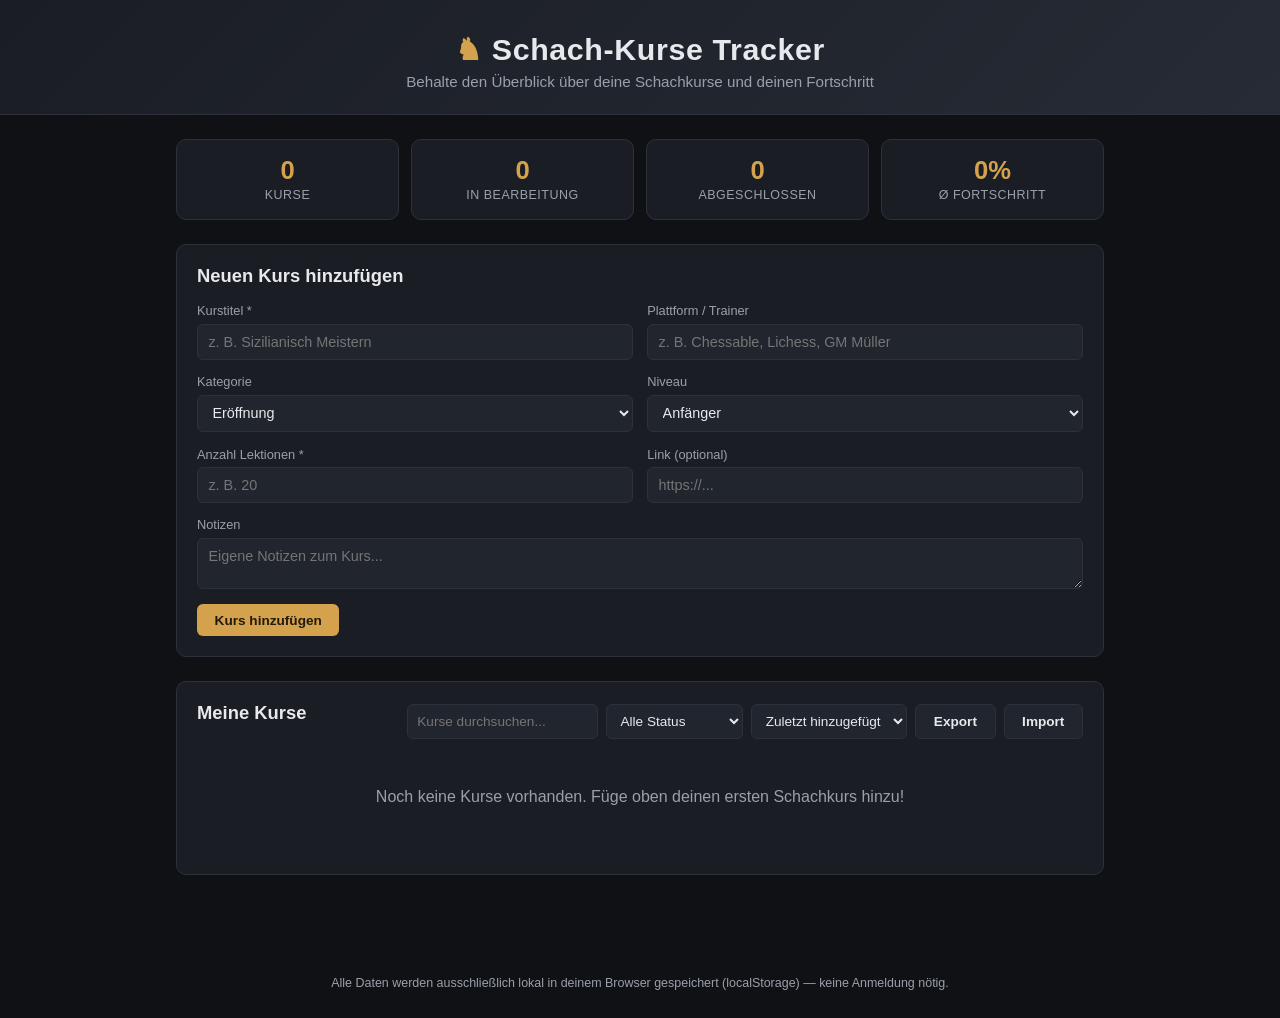
<file: chess-courses-tracker/index.html>
<!DOCTYPE html>
<html lang="de">
<head>
<meta charset="UTF-8" />
<meta name="viewport" content="width=device-width, initial-scale=1.0" />
<title>Schach-Kurse Tracker</title>
<link rel="stylesheet" href="styles.css" />
<link rel="icon" href="data:image/svg+xml,%3Csvg xmlns='http://www.w3.org/2000/svg' viewBox='0 0 100 100'%3E%3Ctext y='.9em' font-size='90'%3E%E2%99%9E%3C/text%3E%3C/svg%3E" />
</head>
<body>
  <header class="app-header">
    <div class="header-inner">
      <h1><span class="piece">♞</span> Schach-Kurse Tracker</h1>
      <p class="subtitle">Behalte den Überblick über deine Schachkurse und deinen Fortschritt</p>
    </div>
  </header>

  <main class="container">
    <section class="stats" id="stats">
      <div class="stat-card">
        <span class="stat-value" id="statTotal">0</span>
        <span class="stat-label">Kurse</span>
      </div>
      <div class="stat-card">
        <span class="stat-value" id="statInProgress">0</span>
        <span class="stat-label">In Bearbeitung</span>
      </div>
      <div class="stat-card">
        <span class="stat-value" id="statCompleted">0</span>
        <span class="stat-label">Abgeschlossen</span>
      </div>
      <div class="stat-card">
        <span class="stat-value" id="statAvgProgress">0%</span>
        <span class="stat-label">Ø Fortschritt</span>
      </div>
    </section>

    <section class="panel">
      <div class="panel-header">
        <h2>Neuen Kurs hinzufügen</h2>
      </div>
      <form id="courseForm" class="course-form">
        <div class="field">
          <label for="title">Kurstitel *</label>
          <input type="text" id="title" required placeholder="z. B. Sizilianisch Meistern" />
        </div>
        <div class="field">
          <label for="platform">Plattform / Trainer</label>
          <input type="text" id="platform" placeholder="z. B. Chessable, Lichess, GM Müller" />
        </div>
        <div class="field">
          <label for="category">Kategorie</label>
          <select id="category">
            <option value="Eröffnung">Eröffnung</option>
            <option value="Mittelspiel">Mittelspiel</option>
            <option value="Endspiel">Endspiel</option>
            <option value="Taktik">Taktik</option>
            <option value="Strategie">Strategie</option>
            <option value="Sonstiges">Sonstiges</option>
          </select>
        </div>
        <div class="field">
          <label for="level">Niveau</label>
          <select id="level">
            <option value="Anfänger">Anfänger</option>
            <option value="Fortgeschritten">Fortgeschritten</option>
            <option value="Experte">Experte</option>
          </select>
        </div>
        <div class="field">
          <label for="totalLessons">Anzahl Lektionen *</label>
          <input type="number" id="totalLessons" min="1" required placeholder="z. B. 20" />
        </div>
        <div class="field">
          <label for="link">Link (optional)</label>
          <input type="url" id="link" placeholder="https://..." />
        </div>
        <div class="field field-wide">
          <label for="notes">Notizen</label>
          <textarea id="notes" rows="2" placeholder="Eigene Notizen zum Kurs..."></textarea>
        </div>
        <button type="submit" class="btn-primary">Kurs hinzufügen</button>
      </form>
    </section>

    <section class="panel">
      <div class="panel-header toolbar">
        <h2>Meine Kurse</h2>
        <div class="toolbar-actions">
          <input type="search" id="search" placeholder="Kurse durchsuchen..." />
          <select id="filterStatus">
            <option value="all">Alle Status</option>
            <option value="not-started">Nicht begonnen</option>
            <option value="in-progress">In Bearbeitung</option>
            <option value="completed">Abgeschlossen</option>
          </select>
          <select id="sortBy">
            <option value="recent">Zuletzt hinzugefügt</option>
            <option value="progress">Fortschritt</option>
            <option value="title">Titel (A-Z)</option>
          </select>
          <button id="exportBtn" class="btn-secondary" title="Daten als JSON exportieren">Export</button>
          <label class="btn-secondary file-label" title="Daten aus JSON importieren">
            Import
            <input type="file" id="importInput" accept="application/json" hidden />
          </label>
        </div>
      </div>
      <div id="courseList" class="course-list"></div>
      <p id="emptyState" class="empty-state">Noch keine Kurse vorhanden. Füge oben deinen ersten Schachkurs hinzu!</p>
    </section>
  </main>

  <footer class="app-footer">
    <p>Alle Daten werden ausschließlich lokal in deinem Browser gespeichert (localStorage) — keine Anmeldung nötig.</p>
  </footer>

  <template id="courseCardTemplate">
    <article class="course-card" data-id="">
      <div class="card-top">
        <div>
          <h3 class="card-title"></h3>
          <div class="card-meta">
            <span class="badge category"></span>
            <span class="badge level"></span>
            <span class="platform"></span>
          </div>
        </div>
        <div class="card-actions">
          <button class="icon-btn edit-btn" title="Bearbeiten">✎</button>
          <button class="icon-btn delete-btn" title="Löschen">✕</button>
        </div>
      </div>

      <p class="card-notes"></p>
      <a class="card-link" target="_blank" rel="noopener noreferrer">Kurs öffnen ↗</a>

      <div class="progress-section">
        <div class="progress-row">
          <label>Lektionen: <span class="lessons-done">0</span> / <span class="lessons-total">0</span></label>
          <span class="progress-percent">0%</span>
        </div>
        <div class="progress-bar">
          <div class="progress-fill"></div>
        </div>
        <div class="progress-controls">
          <button class="icon-btn decrement">−</button>
          <input type="range" class="progress-slider" min="0" max="0" value="0" />
          <button class="icon-btn increment">+</button>
        </div>
      </div>

      <span class="status-badge"></span>
    </article>
  </template>

  <script src="app.js"></script>
</body>
</html>
</file>
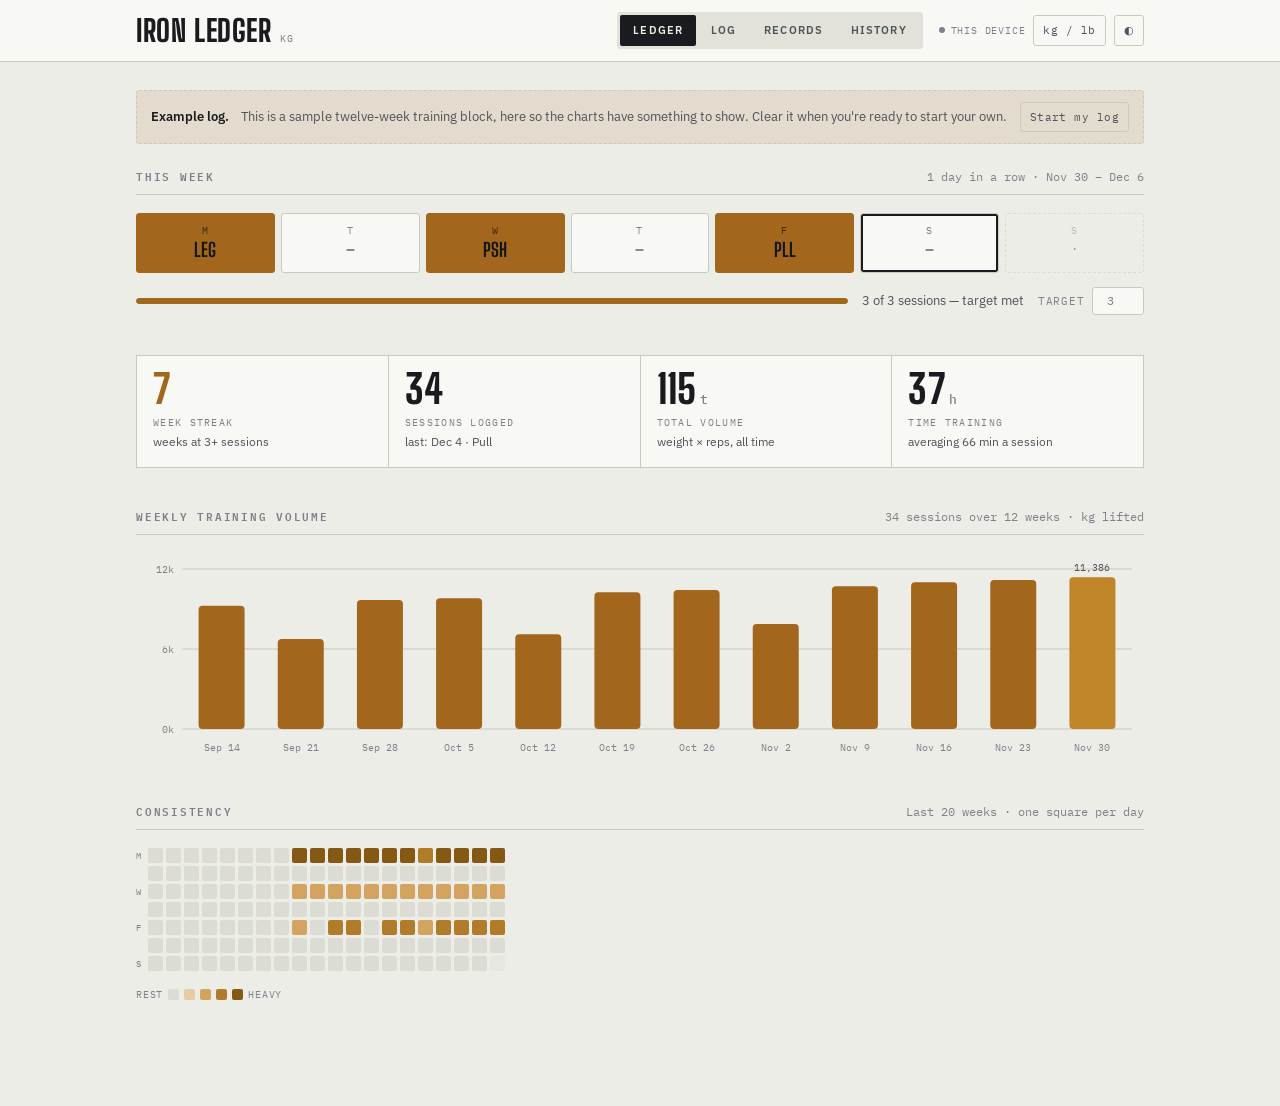
<file: fitness-tracker/index.html>
<!doctype html>
<html lang="en">
<head>
<meta charset="utf-8">
<meta name="viewport" content="width=device-width, initial-scale=1, viewport-fit=cover">
<style>:root{padding-top:env(safe-area-inset-top,0);padding-bottom:env(safe-area-inset-bottom,0);color-scheme:light dark}body{margin:0}img{max-width:100%}[hidden]{display:none!important}</style>
<title>Iron Ledger</title>
<link rel="preconnect" href="https://fonts.googleapis.com">
<link rel="preconnect" href="https://fonts.gstatic.com" crossorigin>
<link rel="stylesheet" href="https://fonts.googleapis.com/css2?family=Big+Shoulders+Display:wght@500;700;800&family=IBM+Plex+Mono:wght@400;500;600&family=IBM+Plex+Sans:wght@400;500;600&display=swap">

<style>
:root {
  --ground: #edede8;
  --surface: #f8f8f5;
  --surface-2: #e2e2da;
  --rule: #c9c9c0;
  --rule-soft: #dcdcd4;
  --ink: #191b1e;
  --ink-2: #4e525a;
  --ink-3: #7c818b;
  --accent: #a2661c;
  --accent-bright: #c08429;
  --accent-soft: rgba(162, 102, 28, 0.13);
  --good: #3a6f4a;
  --good-soft: rgba(58, 111, 74, 0.13);
  --warn: #a2461e;
  --hm-0: #dcdcd4;
  --hm-1: #e6cda4;
  --hm-2: #d2a460;
  --hm-3: #b07c2a;
  --hm-4: #855813;
  --shadow: 0 1px 2px rgba(25, 27, 30, 0.07);
  --display: "Big Shoulders Display", "Haettenschweiler", "Arial Narrow", sans-serif;
  --body: "IBM Plex Sans", -apple-system, BlinkMacSystemFont, "Segoe UI", sans-serif;
  --mono: "IBM Plex Mono", ui-monospace, "SF Mono", Menlo, monospace;
}

@media (prefers-color-scheme: dark) {
  :root:not([data-theme="light"]) {
    --ground: #131519;
    --surface: #1a1d23;
    --surface-2: #23272f;
    --rule: #333843;
    --rule-soft: #262a32;
    --ink: #edeeea;
    --ink-2: #a9afba;
    --ink-3: #767d89;
    --accent: #d9a050;
    --accent-bright: #eab567;
    --accent-soft: rgba(217, 160, 80, 0.15);
    --good: #77c48d;
    --good-soft: rgba(119, 196, 141, 0.14);
    --warn: #e0834f;
    --hm-0: #23262d;
    --hm-1: #4a3a20;
    --hm-2: #7a5b25;
    --hm-3: #b3833a;
    --hm-4: #e0a85a;
    --shadow: 0 1px 2px rgba(0, 0, 0, 0.4);
  }
}

:root[data-theme="dark"] {
  --ground: #131519;
  --surface: #1a1d23;
  --surface-2: #23272f;
  --rule: #333843;
  --rule-soft: #262a32;
  --ink: #edeeea;
  --ink-2: #a9afba;
  --ink-3: #767d89;
  --accent: #d9a050;
  --accent-bright: #eab567;
  --accent-soft: rgba(217, 160, 80, 0.15);
  --good: #77c48d;
  --good-soft: rgba(119, 196, 141, 0.14);
  --warn: #e0834f;
  --hm-0: #23262d;
  --hm-1: #4a3a20;
  --hm-2: #7a5b25;
  --hm-3: #b3833a;
  --hm-4: #e0a85a;
  --shadow: 0 1px 2px rgba(0, 0, 0, 0.4);
}

* { box-sizing: border-box; }

body {
  margin: 0;
  background: var(--ground);
  color: var(--ink);
  font-family: var(--body);
  font-size: 15px;
  line-height: 1.5;
  -webkit-font-smoothing: antialiased;
}

button, input, select, textarea { font: inherit; color: inherit; }

:focus-visible {
  outline: 2px solid var(--accent);
  outline-offset: 2px;
  border-radius: 2px;
}

@media (prefers-reduced-motion: reduce) {
  * { animation-duration: 0.01ms !important; transition-duration: 0.01ms !important; }
}

/* ---------- masthead ---------- */

.masthead {
  position: sticky;
  top: env(safe-area-inset-top, 0px);
  z-index: 20;
  background: var(--surface);
  border-bottom: 1px solid var(--rule);
}

.masthead-inner {
  max-width: 1080px;
  margin: 0 auto;
  padding-inline: clamp(16px, 4vw, 36px);
  padding-block: 12px;
  display: flex;
  align-items: center;
  gap: 16px;
  flex-wrap: wrap;
}

.wordmark {
  display: flex;
  align-items: baseline;
  gap: 8px;
  margin-right: auto;
}

.wordmark strong {
  font-family: var(--display);
  font-weight: 800;
  font-size: 30px;
  letter-spacing: 0.02em;
  line-height: 1;
  text-transform: uppercase;
}

.wordmark span {
  font-family: var(--mono);
  font-size: 10px;
  letter-spacing: 0.18em;
  text-transform: uppercase;
  color: var(--ink-3);
}

.views {
  display: flex;
  gap: 2px;
  background: var(--surface-2);
  padding: 3px;
  border-radius: 3px;
}

.views button {
  border: 0;
  background: transparent;
  color: var(--ink-2);
  font-size: 11px;
  font-weight: 600;
  letter-spacing: 0.1em;
  text-transform: uppercase;
  padding: 7px 13px;
  border-radius: 2px;
  cursor: pointer;
}

.views button:hover { color: var(--ink); }

.views button[aria-selected="true"] {
  background: var(--ink);
  color: var(--ground);
}

.tools { display: flex; align-items: center; gap: 8px; }

.chip {
  border: 1px solid var(--rule);
  background: transparent;
  color: var(--ink-2);
  font-family: var(--mono);
  font-size: 11px;
  letter-spacing: 0.04em;
  padding: 6px 9px;
  border-radius: 3px;
  cursor: pointer;
}

.chip:hover { border-color: var(--accent); color: var(--ink); }

.sync {
  font-family: var(--mono);
  font-size: 10px;
  letter-spacing: 0.08em;
  text-transform: uppercase;
  color: var(--ink-3);
  display: flex;
  align-items: center;
  gap: 6px;
  white-space: nowrap;
}

.sync::before {
  content: "";
  width: 6px;
  height: 6px;
  border-radius: 50%;
  background: var(--ink-3);
}

.sync[data-state="synced"]::before { background: var(--good); }
.sync[data-state="saving"]::before { background: var(--accent); }

/* ---------- page ---------- */

main {
  max-width: 1080px;
  margin: 0 auto;
  padding-inline: clamp(16px, 4vw, 36px);
  padding-block: 28px 64px;
}

.view[hidden] { display: none !important; }

.banner {
  display: flex;
  align-items: center;
  gap: 12px;
  flex-wrap: wrap;
  border: 1px dashed var(--rule);
  background: var(--accent-soft);
  padding: 11px 14px;
  border-radius: 3px;
  margin-bottom: 24px;
  font-size: 13px;
  color: var(--ink-2);
}

.banner strong { color: var(--ink); font-weight: 600; }
.banner button { margin-left: auto; }

h2.section {
  font-family: var(--mono);
  font-size: 11px;
  font-weight: 600;
  letter-spacing: 0.16em;
  text-transform: uppercase;
  color: var(--ink-3);
  margin: 0;
}

.section-head {
  display: flex;
  align-items: baseline;
  justify-content: space-between;
  gap: 12px;
  flex-wrap: wrap;
  border-bottom: 1px solid var(--rule);
  padding-bottom: 8px;
  margin-bottom: 18px;
}

.section-note { font-size: 12px; color: var(--ink-3); font-family: var(--mono); }

.block { margin-bottom: 40px; }

/* ---------- week ledger ---------- */

.week {
  display: grid;
  grid-template-columns: repeat(7, minmax(0, 1fr));
  gap: 6px;
  margin-bottom: 14px;
}

.day {
  border: 1px solid var(--rule);
  border-radius: 3px;
  padding: 9px 4px 11px;
  text-align: center;
  background: var(--surface);
}

.day[data-state="done"] {
  background: var(--accent);
  border-color: var(--accent);
}

.day[data-state="future"] { opacity: 0.45; border-style: dashed; background: transparent; }
.day[data-today="yes"] { box-shadow: 0 0 0 2px var(--ink) inset; }
.day[data-today="yes"][data-state="done"] { box-shadow: 0 0 0 2px var(--ground) inset; }

.day-letter {
  font-family: var(--mono);
  font-size: 10px;
  letter-spacing: 0.1em;
  color: var(--ink-3);
}

.day[data-state="done"] .day-letter { color: rgba(255, 255, 255, 0.78); }
:root[data-theme="dark"] .day[data-state="done"] .day-letter,
:root:not([data-theme="light"]) .day[data-state="done"] .day-letter { color: rgba(0, 0, 0, 0.6); }

.day-mark {
  font-family: var(--display);
  font-weight: 700;
  font-size: 19px;
  line-height: 1.1;
  margin-top: 2px;
}

.day[data-state="done"] .day-mark { color: #fff; }
:root[data-theme="dark"] .day[data-state="done"] .day-mark,
:root:not([data-theme="light"]) .day[data-state="done"] .day-mark { color: #131519; }

.day[data-state="rest"] .day-mark { color: var(--ink-3); }

.goal-line {
  display: flex;
  align-items: center;
  gap: 14px;
  flex-wrap: wrap;
  font-size: 13px;
  color: var(--ink-2);
}

.goal-track {
  flex: 1 1 200px;
  height: 6px;
  background: var(--surface-2);
  border-radius: 999px;
  overflow: hidden;
}

.goal-fill {
  height: 100%;
  background: var(--accent);
  border-radius: 999px;
  transition: width 0.35s ease;
}

.goal-line label {
  font-family: var(--mono);
  font-size: 11px;
  letter-spacing: 0.08em;
  text-transform: uppercase;
  color: var(--ink-3);
  display: flex;
  align-items: center;
  gap: 7px;
}

.goal-line input[type="number"] {
  width: 52px;
  background: var(--surface);
  border: 1px solid var(--rule);
  border-radius: 3px;
  padding: 4px 6px;
  font-family: var(--mono);
  font-size: 12px;
  text-align: center;
}

/* ---------- stat row ---------- */

.stats {
  display: grid;
  grid-template-columns: repeat(auto-fit, minmax(150px, 1fr));
  border-top: 1px solid var(--rule);
  border-left: 1px solid var(--rule);
}

.stat {
  border-right: 1px solid var(--rule);
  border-bottom: 1px solid var(--rule);
  padding: 14px 16px 16px;
  background: var(--surface);
}

.stat-value {
  font-family: var(--display);
  font-weight: 800;
  font-size: 40px;
  line-height: 0.95;
  letter-spacing: 0.01em;
  font-variant-numeric: tabular-nums;
}

.stat-value small {
  font-family: var(--mono);
  font-size: 13px;
  font-weight: 500;
  letter-spacing: 0.02em;
  color: var(--ink-3);
  margin-left: 3px;
}

.stat-label {
  font-family: var(--mono);
  font-size: 10px;
  letter-spacing: 0.13em;
  text-transform: uppercase;
  color: var(--ink-3);
  margin-top: 7px;
}

.stat-sub { font-size: 12px; color: var(--ink-2); margin-top: 3px; }
.stat.lead .stat-value { color: var(--accent); }

/* ---------- charts ---------- */

.chart-wrap { position: relative; }
.chart-wrap svg { display: block; width: 100%; height: auto; }

.tip {
  position: absolute;
  pointer-events: none;
  background: var(--ink);
  color: var(--ground);
  font-family: var(--mono);
  font-size: 11px;
  line-height: 1.45;
  padding: 7px 9px;
  border-radius: 3px;
  white-space: nowrap;
  transform: translate(-50%, -100%);
  opacity: 0;
  transition: opacity 0.12s ease;
  z-index: 5;
}

.tip[data-show="yes"] { opacity: 1; }
.tip b { color: var(--accent-bright); font-weight: 600; }

.heatmap {
  display: grid;
  grid-auto-flow: column;
  grid-template-rows: repeat(7, 15px);
  grid-template-columns: auto;
  grid-auto-columns: 15px;
  justify-content: start;
  gap: 3px;
  overflow-x: auto;
  padding-bottom: 6px;
}

.hm-cell {
  width: 15px;
  height: 15px;
  border-radius: 2px;
  background: var(--hm-0);
  border: 0;
  padding: 0;
  cursor: default;
}

.hm-day {
  font-family: var(--mono);
  font-size: 9px;
  line-height: 15px;
  color: var(--ink-3);
  text-align: right;
  padding-right: 4px;
}

.hm-cell[data-future="yes"] { opacity: 0.35; }

.hm-legend {
  display: flex;
  align-items: center;
  gap: 5px;
  margin-top: 10px;
  font-family: var(--mono);
  font-size: 10px;
  letter-spacing: 0.08em;
  text-transform: uppercase;
  color: var(--ink-3);
}

.hm-legend i { width: 11px; height: 11px; border-radius: 2px; display: inline-block; }

/* ---------- forms ---------- */

.form-grid {
  display: grid;
  grid-template-columns: repeat(auto-fit, minmax(160px, 1fr));
  gap: 14px;
  margin-bottom: 22px;
}

.field { display: flex; flex-direction: column; gap: 6px; }

.field > span {
  font-family: var(--mono);
  font-size: 10px;
  letter-spacing: 0.13em;
  text-transform: uppercase;
  color: var(--ink-3);
}

input[type="text"], input[type="date"], input[type="number"], select, textarea {
  background: var(--surface);
  border: 1px solid var(--rule);
  border-radius: 3px;
  padding: 9px 10px;
  width: 100%;
  font-size: 14px;
}

input[type="number"] { font-family: var(--mono); font-variant-numeric: tabular-nums; }
textarea { resize: vertical; font-size: 14px; line-height: 1.55; }

input:hover, select:hover, textarea:hover { border-color: var(--ink-3); }

.exercise {
  border: 1px solid var(--rule);
  border-radius: 3px;
  background: var(--surface);
  padding: 14px;
  margin-bottom: 12px;
}

.exercise-head { display: flex; gap: 10px; align-items: center; margin-bottom: 12px; }
.exercise-head input { flex: 1; font-weight: 600; }

.sets { display: flex; flex-direction: column; gap: 7px; }

.set-row {
  display: grid;
  grid-template-columns: 26px 1fr 14px 1fr auto auto;
  align-items: center;
  gap: 8px;
}

.set-n {
  font-family: var(--mono);
  font-size: 11px;
  color: var(--ink-3);
  text-align: right;
}

.set-x { font-family: var(--mono); font-size: 12px; color: var(--ink-3); text-align: center; }

.set-e1rm {
  font-family: var(--mono);
  font-size: 11px;
  color: var(--ink-3);
  white-space: nowrap;
  min-width: 62px;
  text-align: right;
  font-variant-numeric: tabular-nums;
}

.mini {
  border: 1px solid var(--rule);
  background: transparent;
  color: var(--ink-2);
  width: 28px;
  height: 28px;
  border-radius: 3px;
  cursor: pointer;
  font-size: 15px;
  line-height: 1;
  display: grid;
  place-items: center;
  flex-shrink: 0;
}

.mini:hover { border-color: var(--warn); color: var(--warn); }
.mini.add { width: auto; padding: 0 11px; font-size: 11px; font-family: var(--mono); letter-spacing: 0.08em; text-transform: uppercase; }
.mini.add:hover { border-color: var(--accent); color: var(--accent); }

.exercise-foot {
  display: flex;
  justify-content: space-between;
  align-items: center;
  gap: 10px;
  margin-top: 12px;
  padding-top: 10px;
  border-top: 1px solid var(--rule-soft);
  font-family: var(--mono);
  font-size: 11px;
  color: var(--ink-3);
}

.btn {
  border: 1px solid var(--ink);
  background: var(--ink);
  color: var(--ground);
  font-family: var(--mono);
  font-size: 12px;
  font-weight: 500;
  letter-spacing: 0.1em;
  text-transform: uppercase;
  padding: 11px 20px;
  border-radius: 3px;
  cursor: pointer;
}

.btn:hover { background: var(--accent); border-color: var(--accent); color: #fff; }
:root[data-theme="dark"] .btn:hover,
:root:not([data-theme="light"]) .btn:hover { color: #131519; }

.btn.ghost { background: transparent; border-color: var(--rule); color: var(--ink-2); }
.btn.ghost:hover { background: transparent; border-color: var(--accent); color: var(--accent); }

.form-actions { display: flex; gap: 10px; flex-wrap: wrap; align-items: center; margin-top: 20px; }
.form-total { margin-left: auto; font-family: var(--mono); font-size: 12px; color: var(--ink-3); }

/* ---------- tables & history ---------- */

.table-scroll { overflow-x: auto; }

table { width: 100%; border-collapse: collapse; font-size: 14px; }

th {
  text-align: left;
  font-family: var(--mono);
  font-size: 10px;
  font-weight: 600;
  letter-spacing: 0.12em;
  text-transform: uppercase;
  color: var(--ink-3);
  padding: 0 12px 8px 0;
  border-bottom: 1px solid var(--rule);
  white-space: nowrap;
}

td {
  padding: 11px 12px 11px 0;
  border-bottom: 1px solid var(--rule-soft);
  vertical-align: baseline;
}

td.num { font-family: var(--mono); font-variant-numeric: tabular-nums; white-space: nowrap; }
tbody tr:hover td { background: var(--surface); }
tbody tr[aria-selected="true"] td { background: var(--accent-soft); }
.lift-name { font-weight: 600; cursor: pointer; }

.entry {
  border-bottom: 1px solid var(--rule-soft);
  padding: 16px 0;
  display: grid;
  grid-template-columns: 76px 1fr auto;
  gap: 16px;
  align-items: start;
}

.entry-date {
  font-family: var(--mono);
  font-size: 11px;
  line-height: 1.35;
  color: var(--ink-3);
  text-transform: uppercase;
  letter-spacing: 0.06em;
}

.entry-date b {
  display: block;
  font-family: var(--display);
  font-weight: 700;
  font-size: 26px;
  letter-spacing: 0.01em;
  color: var(--ink);
  line-height: 1;
  margin-bottom: 2px;
}

.entry-title { display: flex; align-items: center; gap: 9px; flex-wrap: wrap; margin-bottom: 6px; }

.focus-tag {
  font-family: var(--mono);
  font-size: 10px;
  font-weight: 600;
  letter-spacing: 0.12em;
  text-transform: uppercase;
  color: var(--accent);
  border: 1px solid var(--accent);
  border-radius: 2px;
  padding: 2px 7px;
}

.entry-meta { font-family: var(--mono); font-size: 11px; color: var(--ink-3); }

.pr-tag {
  font-family: var(--mono);
  font-size: 10px;
  font-weight: 600;
  letter-spacing: 0.1em;
  text-transform: uppercase;
  color: var(--good);
  background: var(--good-soft);
  border-radius: 2px;
  padding: 2px 7px;
}

.entry-lifts { font-size: 13px; color: var(--ink-2); line-height: 1.75; }
.entry-lifts b { color: var(--ink); font-weight: 600; }
.entry-lifts .reps { font-family: var(--mono); font-size: 12px; }
.entry-notes { font-size: 13px; color: var(--ink-3); margin-top: 7px; font-style: italic; }
.entry-actions { display: flex; gap: 6px; }

.empty {
  text-align: center;
  padding: 44px 20px;
  color: var(--ink-3);
  border: 1px dashed var(--rule);
  border-radius: 3px;
}

.empty p { margin: 0 0 16px; font-size: 14px; }

.filters { display: flex; gap: 8px; flex-wrap: wrap; align-items: center; }
.filters select, .filters input { width: auto; min-width: 140px; }

.two-col { display: grid; grid-template-columns: minmax(0, 1fr) minmax(0, 1.08fr); gap: 34px; align-items: start; }
.two-col > * { min-width: 0; }

@media (max-width: 860px) {
  .two-col { grid-template-columns: 1fr; gap: 30px; }
}

@media (max-width: 760px) {
  .masthead-inner { gap: 10px 12px; }
  .views { order: 3; width: 100%; }
  .views button { flex: 1; padding: 8px 6px; }
  .entry { grid-template-columns: 58px 1fr; }
  .entry-actions { grid-column: 2; }
  .stat-value { font-size: 34px; }
  .set-row { grid-template-columns: 22px 1fr 12px 1fr auto; }
  .set-e1rm { grid-column: 2 / -1; text-align: left; }
  .filters { width: 100%; }
  .filters select, .filters input { flex: 1; min-width: 0; }
}

@media (max-width: 480px) {
  .sync { font-size: 0; gap: 0; }
  .wordmark strong { font-size: 25px; }
}
</style>

</head>
<body>
<header class="masthead">
  <div class="masthead-inner">
    <div class="wordmark">
      <strong>Iron Ledger</strong>
      <span id="unitTag">kg</span>
    </div>
    <nav class="views" id="views" role="tablist" aria-label="Sections">
      <button role="tab" aria-selected="true" data-view="ledger">Ledger</button>
      <button role="tab" aria-selected="false" data-view="log">Log</button>
      <button role="tab" aria-selected="false" data-view="records">Records</button>
      <button role="tab" aria-selected="false" data-view="history">History</button>
    </nav>
    <div class="tools">
      <span class="sync" id="sync" data-state="local">This device</span>
      <button class="chip" id="unitBtn" title="Switch weight unit">kg / lb</button>
      <button class="chip" id="themeBtn" title="Switch theme" aria-label="Switch theme">◐</button>
    </div>
  </div>
</header>

<main>
  <div class="banner" id="demoBanner" hidden>
    <strong>Example log.</strong> This is a sample twelve-week training block, here so the charts have something to show. Clear it when you're ready to start your own.
    <button class="chip" id="clearDemo">Start my log</button>
  </div>

  <!-- ============ LEDGER ============ -->
  <section class="view" id="view-ledger" role="tabpanel">
    <div class="block">
      <div class="section-head">
        <h2 class="section">This week</h2>
        <span class="section-note"><span id="dayStreak"></span> &middot; <span id="weekRange"></span></span>
      </div>
      <div class="week" id="week"></div>
      <div class="goal-line">
        <div class="goal-track"><div class="goal-fill" id="goalFill"></div></div>
        <span id="goalText"></span>
        <label for="goalInput">Target <input type="number" id="goalInput" min="1" max="7" step="1"></label>
      </div>
    </div>

    <div class="block">
      <div class="stats" id="stats"></div>
    </div>

    <div class="block">
      <div class="section-head">
        <h2 class="section">Weekly training volume</h2>
        <span class="section-note" id="volNote"></span>
      </div>
      <div class="chart-wrap" id="volWrap">
        <svg id="volChart" viewBox="0 0 700 210" preserveAspectRatio="xMidYMid meet" role="img" aria-label="Training volume by week"></svg>
        <div class="tip" id="volTip"></div>
      </div>
    </div>

    <div class="block">
      <div class="section-head">
        <h2 class="section">Consistency</h2>
        <span class="section-note">Last 20 weeks &middot; one square per day</span>
      </div>
      <div class="chart-wrap" id="hmWrap">
        <div class="heatmap" id="heatmap"></div>
        <div class="tip" id="hmTip"></div>
      </div>
      <div class="hm-legend">
        <span>Rest</span>
        <i style="background: var(--hm-0)"></i>
        <i style="background: var(--hm-1)"></i>
        <i style="background: var(--hm-2)"></i>
        <i style="background: var(--hm-3)"></i>
        <i style="background: var(--hm-4)"></i>
        <span>Heavy</span>
      </div>
    </div>
  </section>

  <!-- ============ LOG ============ -->
  <section class="view" id="view-log" role="tabpanel" hidden>
    <div class="section-head">
      <h2 class="section" id="logHeading">Log a session</h2>
      <span class="section-note" id="logHint">Weights in kg &middot; leave a lift blank to skip it</span>
    </div>

    <form id="sessionForm">
      <input type="hidden" id="editId">
      <div class="form-grid">
        <label class="field">
          <span>Date</span>
          <input type="date" id="fDate" required>
        </label>
        <label class="field">
          <span>Focus</span>
          <select id="fFocus">
            <option>Push</option>
            <option>Pull</option>
            <option>Legs</option>
            <option>Upper</option>
            <option>Lower</option>
            <option>Full body</option>
            <option>Conditioning</option>
            <option>Mobility</option>
          </select>
        </label>
        <label class="field">
          <span>Duration (min)</span>
          <input type="number" id="fDuration" min="5" max="360" step="1" value="60" required>
        </label>
        <label class="field">
          <span>Session RPE</span>
          <input type="number" id="fRpe" min="1" max="10" step="0.5" value="7.5" required>
        </label>
      </div>

      <div class="section-head">
        <h2 class="section">Lifts</h2>
        <span class="section-note" id="formTonnage"></span>
      </div>

      <div id="exerciseList"></div>
      <button type="button" class="mini add" id="addExercise">+ Add lift</button>

      <label class="field" style="margin-top: 22px;">
        <span>Notes</span>
        <textarea id="fNotes" rows="2" placeholder="Felt strong off the floor. Belt from 120 up."></textarea>
      </label>

      <div class="form-actions">
        <button type="submit" class="btn" id="saveBtn">Save session</button>
        <button type="button" class="btn ghost" id="cancelEdit" hidden>Cancel</button>
        <span class="form-total" id="formSummary"></span>
      </div>
    </form>

    <datalist id="liftNames"></datalist>
  </section>

  <!-- ============ RECORDS ============ -->
  <section class="view" id="view-records" role="tabpanel" hidden>
    <div class="two-col">
      <div>
        <div class="section-head">
          <h2 class="section">Personal records</h2>
          <span class="section-note">Best estimated 1RM</span>
        </div>
        <div class="table-scroll">
          <table id="recordsTable">
            <thead>
              <tr>
                <th>Lift</th>
                <th>Best set</th>
                <th>Est. 1RM</th>
                <th>Sessions</th>
                <th>Last</th>
              </tr>
            </thead>
            <tbody id="recordsBody"></tbody>
          </table>
        </div>
        <p class="section-note" style="margin-top: 14px;">Estimated 1RM uses the Epley formula: weight &times; (1 + reps &divide; 30).</p>
      </div>
      <div>
        <div class="section-head">
          <h2 class="section" id="progTitle">Progression</h2>
          <span class="section-note" id="progNote"></span>
        </div>
        <div class="chart-wrap" id="progWrap">
          <svg id="progChart" viewBox="0 0 700 300" preserveAspectRatio="xMidYMid meet" role="img" aria-label="Estimated one-rep-max progression"></svg>
          <div class="tip" id="progTip"></div>
        </div>
      </div>
    </div>
  </section>

  <!-- ============ HISTORY ============ -->
  <section class="view" id="view-history" role="tabpanel" hidden>
    <div class="section-head">
      <h2 class="section">Session history</h2>
      <div class="filters">
        <select id="filterFocus"><option value="">All focus</option></select>
        <input type="search" id="filterText" placeholder="Search lifts or notes">
        <button class="chip" id="exportBtn">Export JSON</button>
      </div>
    </div>
    <div id="historyList"></div>
  </section>
</main>

<script>
(function () {
  "use strict";

  var LS_KEY = "ironledger.v2";
  var THEME_KEY = "ironledger.theme";
  var KG_PER_LB = 0.45359237;

  var COMMON_LIFTS = ["Back Squat", "Front Squat", "Deadlift", "Romanian Deadlift", "Bench Press",
    "Incline Bench Press", "Overhead Press", "Barbell Row", "Pull-Up", "Chin-Up", "Lat Pulldown",
    "Dumbbell Bench Press", "Dumbbell Row", "Hip Thrust", "Leg Press", "Leg Curl", "Leg Extension",
    "Walking Lunge", "Dip", "Face Pull", "Lateral Raise", "Barbell Curl", "Skullcrusher", "Calf Raise"];

  var state = { sessions: [], goal: 4, unit: "kg" };
  var isDemo = false;
  var store = null;
  var writeChain = Promise.resolve();

  var $ = function (id) { return document.getElementById(id); };

  // ---------- dates ----------

  function keyOf(d) {
    var x = new Date(d);
    return x.getFullYear() + "-" + String(x.getMonth() + 1).padStart(2, "0") + "-" + String(x.getDate()).padStart(2, "0");
  }
  function parseKey(k) { var p = k.split("-"); return new Date(+p[0], +p[1] - 1, +p[2]); }
  function today() { var d = new Date(); d.setHours(0, 0, 0, 0); return d; }
  function addDays(d, n) { var x = new Date(d); x.setDate(x.getDate() + n); return x; }
  function weekStart(d) {
    var x = new Date(d);
    x.setHours(0, 0, 0, 0);
    x.setDate(x.getDate() - ((x.getDay() + 6) % 7));
    return x;
  }
  function shortDate(k) {
    return parseKey(k).toLocaleDateString(undefined, { month: "short", day: "numeric" });
  }

  // ---------- units & math ----------

  function unitLabel() { return state.unit; }
  function toDisplay(kg) { return state.unit === "lb" ? kg / KG_PER_LB : kg; }
  function toKg(v) { return state.unit === "lb" ? v * KG_PER_LB : v; }
  function roundDisp(kg) { return Math.round(toDisplay(kg) * 10) / 10; }

  function epley(kg, reps) { return reps > 0 ? kg * (1 + reps / 30) : 0; }

  function sessionTonnage(s) {
    var t = 0;
    (s.exercises || []).forEach(function (ex) {
      (ex.sets || []).forEach(function (set) { t += (set.kg || 0) * (set.reps || 0); });
    });
    return t;
  }

  // A lift with any unloaded set is a bodyweight movement: an estimated 1RM from
  // added weight alone would be meaningless, so those are scored on reps instead.
  function isBodyweight(ex) {
    var sets = ex.sets || [];
    return sets.length > 0 && sets.some(function (s) { return !s.kg; });
  }

  function bestSetOf(ex) {
    var sets = (ex.sets || []).filter(function (s) { return (s.reps || 0) > 0; });
    if (!sets.length) return null;
    var bw = isBodyweight(ex);
    var best = null;
    sets.forEach(function (set) {
      var score = bw ? (set.reps || 0) + (set.kg || 0) / 100 : epley(set.kg || 0, set.reps || 0);
      if (!best || score > best.score) {
        best = { kg: set.kg || 0, reps: set.reps || 0, score: score, bw: bw, e1rm: bw ? 0 : score };
      }
    });
    return best;
  }

  function sorted() {
    return state.sessions.slice().sort(function (a, b) { return a.date < b.date ? -1 : a.date > b.date ? 1 : 0; });
  }

  // Best set per lift over all sessions, plus the session that set it.
  function records() {
    var map = {};
    sorted().forEach(function (s) {
      (s.exercises || []).forEach(function (ex) {
        var name = (ex.name || "").trim();
        if (!name) return;
        var best = bestSetOf(ex);
        if (!best) return;
        var r = map[name];
        if (!r) {
          r = map[name] = { name: name, bw: best.bw, score: 0, kg: 0, reps: 0, date: s.date, count: 0, last: s.date, series: [] };
        }
        r.count += 1;
        r.last = s.date;
        r.bw = best.bw;
        r.series.push({ date: s.date, score: best.score, kg: best.kg, reps: best.reps, bw: best.bw });
        if (best.score > r.score) {
          r.score = best.score; r.kg = best.kg; r.reps = best.reps; r.date = s.date;
        }
      });
    });
    return Object.keys(map).map(function (k) { return map[k]; }).sort(function (a, b) {
      if (a.bw !== b.bw) return a.bw ? 1 : -1;
      return b.score - a.score;
    });
  }

  // Which lifts in this session beat every previous session's best for that lift.
  function prsIn(session) {
    var out = [];
    var earlier = sorted().filter(function (s) { return s.date < session.date; });
    (session.exercises || []).forEach(function (ex) {
      var name = (ex.name || "").trim();
      var best = bestSetOf(ex);
      if (!name || !best) return;
      var prior = 0;
      var seen = false;
      earlier.forEach(function (s) {
        (s.exercises || []).forEach(function (e2) {
          if ((e2.name || "").trim().toLowerCase() !== name.toLowerCase()) return;
          var b2 = bestSetOf(e2);
          if (!b2) return;
          seen = true;
          if (b2.score > prior) prior = b2.score;
        });
      });
      if (seen && best.score > prior + 0.01) out.push(name);
    });
    return out;
  }

  function dayStreak() {
    var days = {};
    state.sessions.forEach(function (s) { days[s.date] = true; });
    var cursor = today();
    if (!days[keyOf(cursor)]) cursor = addDays(cursor, -1);
    var n = 0;
    while (days[keyOf(cursor)]) { n += 1; cursor = addDays(cursor, -1); }
    return n;
  }

  function weekStreak() {
    var ws = weekStart(today());
    var n = 0;
    for (var i = 0; i < 260; i++) {
      var start = addDays(ws, -7 * i);
      var end = addDays(start, 7);
      var count = state.sessions.filter(function (s) {
        var d = parseKey(s.date);
        return d >= start && d < end;
      }).length;
      if (count >= state.goal) { n += 1; continue; }
      // The running week still has time left, so it never breaks the streak.
      if (i === 0) continue;
      break;
    }
    return n;
  }

  // ---------- storage ----------

  function readLocal() {
    try {
      var raw = localStorage.getItem(LS_KEY);
      return raw ? JSON.parse(raw) : null;
    } catch (e) { return null; }
  }

  function writeLocal() {
    try { localStorage.setItem(LS_KEY, JSON.stringify(state)); } catch (e) { /* private mode */ }
  }

  function setSync(mode, text) {
    var el = $("sync");
    el.dataset.state = mode;
    el.textContent = text;
  }

  function persist() {
    if (isDemo) return;
    writeLocal();
    if (!store) return;
    setSync("saving", "Saving");
    var snapshot = JSON.parse(JSON.stringify(state));
    writeChain = writeChain.then(function () {
      return store.set({ sessions: snapshot.sessions, goal: snapshot.goal, unit: snapshot.unit });
    }).then(function () {
      setSync("synced", "Synced");
    }, function () {
      setSync("local", "This device");
    });
  }

  function adopt(data) {
    if (!data) return;
    state.sessions = Array.isArray(data.sessions) ? data.sessions : [];
    state.goal = data.goal || 4;
    state.unit = data.unit === "lb" ? "lb" : "kg";
    isDemo = false;
  }

  async function initStore() {
    var local = readLocal();
    if (local && local.sessions && local.sessions.length) adopt(local);

    var db = null;
    try {
      if (window.claude && typeof window.claude.use === "function") db = await window.claude.use("db");
    } catch (e) { db = null; }
    if (!db) {
      if (!state.sessions.length) loadDemo();
      render();
      return;
    }

    store = db.doc("training/ledger");
    var first = true;
    store.onSnapshot(function (snap) {
      if (snap.exists) {
        var data = snap.data();
        if (data && Array.isArray(data.sessions)) {
          var hadLocalOnly = first && isDemo === false && state.sessions.length && !data.sessions.length;
          if (!hadLocalOnly) { adopt(data); }
        }
        setSync("synced", "Synced");
      } else if (first) {
        // Nothing saved yet: keep whatever this device has (possibly nothing).
        setSync("synced", "Synced");
        if (state.sessions.length) persist();
      }
      if (first && !state.sessions.length) loadDemo();
      first = false;
      render();
    }, function () {
      setSync("local", "This device");
    });

    // If the store never answers, still paint something usable.
    setTimeout(function () {
      if (first) { if (!state.sessions.length) loadDemo(); first = false; render(); }
    }, 2500);
  }

  // ---------- example data ----------

  // A plausible 12-week linear-progression block, so the charts have something
  // to say before the user has logged anything of their own.
  function loadDemo() {
    isDemo = true;
    var base = weekStart(today());
    var out = [];

    function ex(name, sets) { return { name: name, sets: sets }; }
    function ramp(top, reps) {
      return [{ kg: r(top - 20), reps: reps }, { kg: r(top - 10), reps: reps },
        { kg: r(top), reps: reps }, { kg: r(top), reps: reps }];
    }
    function r(kg) { return Math.round(kg / 2.5) * 2.5; }
    function push(weeksAgo, dayOffset, focus, duration, rpe, exercises, notes) {
      var date = addDays(base, -7 * weeksAgo + dayOffset);
      if (date > today()) return;
      out.push({
        id: "demo-" + weeksAgo + "-" + dayOffset, date: keyOf(date), focus: focus,
        duration: duration, rpe: rpe, exercises: exercises, notes: notes || ""
      });
    }

    for (var w = 11; w >= 0; w--) {
      var p = 11 - w;                       // weeks elapsed in the block
      var deload = w === 4;                 // one lighter week, as a real block has
      var scale = deload ? 0.85 : 1;
      var squat = r((92.5 + p * 2) * scale);
      var bench = r((75 + p * 1.25) * scale);
      var dead = r((115 + p * 3) * scale);
      var ohp = r((42.5 + p * 0.75) * scale);
      var row = r((65 + p * 1) * scale);
      var reps = deload ? 3 : 5;

      push(w, 0, "Legs", deload ? 52 : 70 + (p % 3) * 4, deload ? 6 : 8, [
        ex("Back Squat", ramp(squat, reps)),
        ex("Romanian Deadlift", [{ kg: r(squat * 0.75), reps: 8 }, { kg: r(squat * 0.75), reps: 8 }, { kg: r(squat * 0.8), reps: 8 }]),
        ex("Leg Curl", [{ kg: 40 + p, reps: 12 }, { kg: 40 + p, reps: 11 }])
      ], deload ? "Deload week — kept everything snappy." : "");

      push(w, 2, "Push", deload ? 48 : 56 + (p % 4) * 3, deload ? 6 : 7.5, [
        ex("Bench Press", ramp(bench, reps)),
        ex("Overhead Press", [{ kg: ohp, reps: 8 }, { kg: ohp, reps: 7 }, { kg: ohp, reps: 6 }]),
        ex("Dip", [{ kg: 0, reps: 12 - (p % 3) }, { kg: 0, reps: 10 }])
      ], p === 9 ? "Shoulder felt tight on the last press set." : "");

      // Two missed sessions early in the block — consistency is never perfect.
      if (w === 10 || w === 7) continue;

      push(w, 4, "Pull", deload ? 50 : 62 + (p % 3) * 5, deload ? 6.5 : 8, [
        ex("Deadlift", [{ kg: r(dead * 0.85), reps: 5 }, { kg: r(dead * 0.93), reps: 3 }, { kg: dead, reps: 3 }]),
        ex("Barbell Row", [{ kg: row, reps: 8 }, { kg: row, reps: 8 }, { kg: r(row + 2.5), reps: 7 }]),
        ex("Pull-Up", [{ kg: 0, reps: 8 + Math.floor(p / 3) }, { kg: 0, reps: 7 + Math.floor(p / 4) }, { kg: 0, reps: 6 }])
      ], p === 11 ? "Pulled the heaviest triple of the block." : "");
    }

    state.sessions = out;
    state.goal = 3;
  }

  // ---------- rendering: ledger ----------

  var FOCUS_CODES = {
    "Push": "PSH", "Pull": "PLL", "Legs": "LEG", "Upper": "UPR",
    "Lower": "LWR", "Full body": "FUL", "Conditioning": "CON", "Mobility": "MOB"
  };

  function focusCode(focus) {
    return FOCUS_CODES[focus] || String(focus || "").slice(0, 3).toUpperCase();
  }

  function renderWeek() {
    var ws = weekStart(today());
    var letters = ["M", "T", "W", "T", "F", "S", "S"];
    var byDay = {};
    state.sessions.forEach(function (s) { (byDay[s.date] = byDay[s.date] || []).push(s); });

    var host = $("week");
    host.innerHTML = "";
    var done = 0;
    for (var i = 0; i < 7; i++) {
      var d = addDays(ws, i);
      var k = keyOf(d);
      var list = byDay[k] || [];
      var future = d > today();
      var st = list.length ? "done" : (future ? "future" : "rest");
      if (list.length) done += 1;

      var cell = document.createElement("div");
      cell.className = "day";
      cell.dataset.state = st;
      if (k === keyOf(today())) cell.dataset.today = "yes";
      cell.title = list.length
        ? list.map(function (s) { return s.focus + " · " + s.duration + " min"; }).join(", ")
        : (future ? "Not yet" : "Rest day");
      var mark = list.length ? focusCode(list[0].focus) : (future ? "·" : "–");
      cell.innerHTML = '<div class="day-letter">' + letters[i] + "</div><div class=\"day-mark\">" + mark + "</div>";
      host.appendChild(cell);
    }

    $("weekRange").textContent = ws.toLocaleDateString(undefined, { month: "short", day: "numeric" }) +
      " – " + addDays(ws, 6).toLocaleDateString(undefined, { month: "short", day: "numeric" });

    var pct = Math.min(100, Math.round((done / state.goal) * 100));
    $("goalFill").style.width = pct + "%";
    $("goalText").textContent = done + " of " + state.goal + " sessions" + (done >= state.goal ? " — target met" : "");
    $("goalInput").value = state.goal;
  }

  function renderStats() {
    var all = sorted();
    var totalTonnage = all.reduce(function (t, s) { return t + sessionTonnage(s); }, 0);
    var totalMin = all.reduce(function (t, s) { return t + (s.duration || 0); }, 0);
    var ws = weekStreak();
    var ds = dayStreak();

    var last = all[all.length - 1];
    var lastText = last ? shortDate(last.date) + " · " + last.focus : "nothing logged yet";

    var tonnageDisp = toDisplay(totalTonnage);
    var tonnageBig = tonnageDisp >= 10000;

    var avgMin = all.length ? Math.round(totalMin / all.length) : 0;

    var items = [
      {
        value: ws, label: "Week streak", lead: true,
        sub: ws === 0 ? "hit " + state.goal + " sessions to start one" : "weeks at " + state.goal + "+ sessions"
      },
      { value: all.length, label: "Sessions logged", sub: "last: " + lastText },
      {
        value: tonnageBig ? Math.round(tonnageDisp / 1000).toLocaleString() : Math.round(tonnageDisp).toLocaleString(),
        unit: tonnageBig ? (state.unit === "kg" ? "t" : "k lb") : unitLabel(),
        label: "Total volume", sub: "weight × reps, all time"
      },
      {
        value: Math.floor(totalMin / 60).toLocaleString(), unit: "h", label: "Time training",
        sub: avgMin ? "averaging " + avgMin + " min a session" : "nothing logged yet"
      }
    ];

    $("dayStreak").textContent = ds > 0
      ? ds + " day" + (ds === 1 ? "" : "s") + " in a row"
      : "no active day streak";

    $("stats").innerHTML = items.map(function (it) {
      return '<div class="stat' + (it.lead ? " lead" : "") + '">' +
        '<div class="stat-value">' + it.value + (it.unit ? "<small>" + it.unit + "</small>" : "") + "</div>" +
        '<div class="stat-label">' + it.label + "</div>" +
        '<div class="stat-sub">' + it.sub + "</div></div>";
    }).join("");
  }

  function weeklyBuckets(n) {
    var ws = weekStart(today());
    var out = [];
    for (var i = n - 1; i >= 0; i--) {
      var start = addDays(ws, -7 * i);
      var end = addDays(start, 7);
      var inWeek = state.sessions.filter(function (s) {
        var d = parseKey(s.date);
        return d >= start && d < end;
      });
      out.push({
        start: start,
        label: start.toLocaleDateString(undefined, { month: "short", day: "numeric" }),
        sessions: inWeek.length,
        tonnage: inWeek.reduce(function (t, s) { return t + sessionTonnage(s); }, 0)
      });
    }
    return out;
  }

  // Draw at the container's real pixel width so chart text stays at its true
  // size instead of being scaled down with the viewBox on narrow screens.
  function chartWidth(wrap, max) {
    var w = wrap.clientWidth || 700;
    return Math.round(Math.max(280, Math.min(max || 900, w)));
  }

  function renderVolume() {
    var svg = $("volChart");
    var W = chartWidth($("volWrap"), 1080);
    var weeks = weeklyBuckets(W < 440 ? 8 : 12);
    var H = W < 440 ? 190 : 210;
    svg.setAttribute("viewBox", "0 0 " + W + " " + H);
    var padL = 46, padR = 12, padT = 16, padB = 34;
    var plotW = W - padL - padR, plotH = H - padT - padB;
    var max = Math.max.apply(null, weeks.map(function (w) { return toDisplay(w.tonnage); }).concat([1]));
    var niceMax = Math.ceil(max / 1000) * 1000 || 1000;
    var band = plotW / weeks.length;
    var barW = Math.max(6, Math.min(band - 8, 46));
    var stride = Math.max(1, Math.ceil(50 / band));

    var parts = [];
    // Gridlines, each labelled with a value the chart actually reaches.
    [0, 0.5, 1].forEach(function (f) {
      var y = padT + plotH - f * plotH;
      parts.push('<line x1="' + padL + '" y1="' + y + '" x2="' + (W - padR) + '" y2="' + y +
        '" stroke="var(--rule)" stroke-width="1" />');
      parts.push('<text x="' + (padL - 8) + '" y="' + (y + 4) + '" text-anchor="end" font-family="IBM Plex Mono, monospace" font-size="10" fill="var(--ink-3)">' +
        Math.round(niceMax * f / 1000) + 'k</text>');
    });

    weeks.forEach(function (w, i) {
      var v = toDisplay(w.tonnage);
      var h = niceMax ? (v / niceMax) * plotH : 0;
      var x = padL + i * band + (band - barW) / 2;
      var y = padT + plotH - h;
      var isLast = i === weeks.length - 1;
      if (h > 0) {
        parts.push('<rect x="' + x + '" y="' + y + '" width="' + barW + '" height="' + Math.max(h, 2) +
          '" rx="4" fill="' + (isLast ? "var(--accent-bright)" : "var(--accent)") +
          '" class="vol-bar" data-i="' + i + '" />');
      } else {
        parts.push('<rect x="' + x + '" y="' + (padT + plotH - 2) + '" width="' + barW + '" height="2" rx="1" fill="var(--rule)" class="vol-bar" data-i="' + i + '" />');
      }
      // Label only the current week, so the axis stays quiet.
      if (isLast && h > 16) {
        parts.push('<text x="' + (x + barW / 2) + '" y="' + (y - 6) + '" text-anchor="middle" font-family="IBM Plex Mono, monospace" font-size="10" fill="var(--ink-2)">' +
          Math.round(v).toLocaleString() + "</text>");
      }
      if ((weeks.length - 1 - i) % stride === 0) {
        parts.push('<text x="' + (x + barW / 2) + '" y="' + (H - 12) + '" text-anchor="middle" font-family="IBM Plex Mono, monospace" font-size="10" fill="var(--ink-3)">' +
          w.label + "</text>");
      }
    });

    svg.innerHTML = parts.join("");
    svg.querySelectorAll(".vol-bar").forEach(function (bar) {
      bar.style.cursor = "pointer";
      bar.addEventListener("pointerenter", function () {
        var w = weeks[+bar.dataset.i];
        showTip($("volWrap"), $("volTip"), bar,
          "Week of " + w.label + "<br><b>" + w.sessions + "</b> session" + (w.sessions === 1 ? "" : "s") +
          "<br><b>" + Math.round(toDisplay(w.tonnage)).toLocaleString() + "</b> " + unitLabel() + " moved");
      });
      bar.addEventListener("pointerleave", function () { hideTip($("volTip")); });
    });

    var totals = weeks.reduce(function (t, w) { return t + w.sessions; }, 0);
    $("volNote").textContent = totals + " sessions over " + weeks.length + " weeks · " + unitLabel() + " lifted";
  }

  function renderHeatmap() {
    var host = $("heatmap");
    host.innerHTML = "";
    var byDay = {};
    state.sessions.forEach(function (s) {
      byDay[s.date] = (byDay[s.date] || 0) + sessionTonnage(s);
    });
    var tonnages = Object.keys(byDay).map(function (k) { return byDay[k]; });
    var peak = tonnages.length ? Math.max.apply(null, tonnages) : 1;

    ["M", "", "W", "", "F", "", "S"].forEach(function (letter) {
      var label = document.createElement("div");
      label.className = "hm-day";
      label.textContent = letter;
      host.appendChild(label);
    });

    var end = addDays(weekStart(today()), 7);
    var start = addDays(end, -20 * 7);
    for (var d = new Date(start); d < end; d = addDays(d, 1)) {
      var k = keyOf(d);
      var kg = byDay[k] || 0;
      var level = 0;
      if (kg > 0) {
        var f = kg / peak;
        level = f > 0.75 ? 4 : f > 0.5 ? 3 : f > 0.25 ? 2 : 1;
      }
      var cell = document.createElement("div");
      cell.className = "hm-cell";
      cell.style.background = "var(--hm-" + level + ")";
      if (d > today()) cell.dataset.future = "yes";
      cell.dataset.label = d.toLocaleDateString(undefined, { weekday: "short", month: "short", day: "numeric" }) +
        (kg > 0 ? "<br><b>" + Math.round(toDisplay(kg)).toLocaleString() + "</b> " + unitLabel() + " moved" : "<br>Rest");
      host.appendChild(cell);
    }

    host.querySelectorAll(".hm-cell").forEach(function (cell) {
      cell.addEventListener("pointerenter", function () {
        showTip($("hmWrap"), $("hmTip"), cell, cell.dataset.label);
      });
      cell.addEventListener("pointerleave", function () { hideTip($("hmTip")); });
    });
  }

  function showTip(wrap, tip, target, html) {
    var wr = wrap.getBoundingClientRect();
    var tr = target.getBoundingClientRect();
    tip.innerHTML = html;
    tip.dataset.show = "yes";
    var x = tr.left - wr.left + tr.width / 2;
    tip.style.left = Math.max(60, Math.min(wr.width - 60, x)) + "px";
    tip.style.top = (tr.top - wr.top - 8) + "px";
  }

  function hideTip(tip) { tip.dataset.show = "no"; }

  // ---------- rendering: records ----------

  var selectedLift = null;

  function renderRecords() {
    var recs = records();
    var body = $("recordsBody");

    if (!recs.length) {
      body.innerHTML = '<tr><td colspan="5" style="color: var(--ink-3); padding: 24px 0;">No lifts logged yet.</td></tr>';
      renderProgression(null);
      return;
    }

    if (!selectedLift || !recs.some(function (r) { return r.name === selectedLift; })) {
      // Open on the lift with the most history — that's the chart worth seeing.
      selectedLift = recs.slice().sort(function (a, b) { return b.count - a.count; })[0].name;
    }

    body.innerHTML = recs.map(function (r) {
      var bestSet = r.bw
        ? (r.kg ? "+" + roundDisp(r.kg) + " × " + r.reps : r.reps + " reps")
        : roundDisp(r.kg) + " × " + r.reps;
      var top = r.bw
        ? '<span style="color: var(--ink-3)">bodyweight</span>'
        : "<b>" + Math.round(toDisplay(r.score)) + "</b> " + unitLabel();
      return '<tr data-lift="' + escapeAttr(r.name) + '" aria-selected="' + (r.name === selectedLift) + '">' +
        '<td class="lift-name">' + escapeHtml(r.name) + "</td>" +
        '<td class="num">' + bestSet + "</td>" +
        '<td class="num">' + top + "</td>" +
        '<td class="num">' + r.count + "</td>" +
        '<td class="num">' + shortDate(r.last) + "</td></tr>";
    }).join("");

    body.querySelectorAll("tr[data-lift]").forEach(function (row) {
      row.addEventListener("click", function () {
        selectedLift = row.dataset.lift;
        renderRecords();
      });
    });

    renderProgression(recs.filter(function (r) { return r.name === selectedLift; })[0]);
  }

  function renderProgression(rec) {
    var svg = $("progChart");
    var W = chartWidth($("progWrap"), 900);
    var H = Math.round(Math.max(240, Math.min(300, W * 0.55)));
    svg.setAttribute("viewBox", "0 0 " + W + " " + H);

    if (!rec || rec.series.length === 0) {
      svg.innerHTML = '<text x="' + W / 2 + '" y="' + H / 2 + '" text-anchor="middle" font-family="IBM Plex Sans, sans-serif" font-size="14" fill="var(--ink-3)">Log a lift to chart its progression</text>';
      $("progTitle").textContent = "Progression";
      $("progNote").textContent = "";
      return;
    }

    var bw = rec.bw;
    $("progTitle").textContent = rec.name;
    $("progNote").textContent = (bw ? "Best set, reps" : "Est. 1RM") + " · " + rec.series.length + " sessions";

    var pts = rec.series.slice().sort(function (a, b) { return a.date < b.date ? -1 : 1; });
    var padL = 52, padR = 18, padT = 22, padB = 38;
    var plotW = W - padL - padR, plotH = H - padT - padB;

    var vals = pts.map(function (p) { return bw ? p.score : toDisplay(p.score); });
    var lo = Math.min.apply(null, vals), hi = Math.max.apply(null, vals);
    var span = hi - lo || Math.max(hi * 0.1, 1);
    var yMin = Math.max(0, lo - span * 0.35), yMax = hi + span * 0.25;

    var t0 = parseKey(pts[0].date).getTime();
    var t1 = parseKey(pts[pts.length - 1].date).getTime();
    var tSpan = t1 - t0 || 1;

    function px(p) { return padL + ((parseKey(p.date).getTime() - t0) / tSpan) * plotW; }
    function py(v) { return padT + plotH - ((v - yMin) / (yMax - yMin)) * plotH; }

    var parts = [];
    [0, 0.5, 1].forEach(function (f) {
      var v = yMin + (yMax - yMin) * f;
      var y = py(v);
      parts.push('<line x1="' + padL + '" y1="' + y + '" x2="' + (W - padR) + '" y2="' + y + '" stroke="var(--rule)" stroke-width="1" />');
      parts.push('<text x="' + (padL - 9) + '" y="' + (y + 4) + '" text-anchor="end" font-family="IBM Plex Mono, monospace" font-size="10" fill="var(--ink-3)">' +
        Math.round(v) + "</text>");
    });

    function valOf(p) { return bw ? p.score : toDisplay(p.score); }

    var line = pts.map(function (p, i) {
      return (i ? "L" : "M") + px(p).toFixed(1) + " " + py(valOf(p)).toFixed(1);
    }).join(" ");

    var area = line + " L" + px(pts[pts.length - 1]).toFixed(1) + " " + (padT + plotH) +
      " L" + px(pts[0]).toFixed(1) + " " + (padT + plotH) + " Z";

    parts.push('<path d="' + area + '" fill="var(--accent-soft)" stroke="none" />');
    parts.push('<path d="' + line + '" fill="none" stroke="var(--accent)" stroke-width="2" stroke-linejoin="round" stroke-linecap="round" />');

    pts.forEach(function (p, i) {
      var isLast = i === pts.length - 1;
      var cx = px(p), cy = py(valOf(p));
      parts.push('<circle cx="' + cx.toFixed(1) + '" cy="' + cy.toFixed(1) + '" r="' + (isLast ? 6 : 4.5) +
        '" fill="' + (isLast ? "var(--accent-bright)" : "var(--accent)") +
        '" stroke="var(--ground)" stroke-width="2" class="prog-pt" data-i="' + i + '" />');
    });

    // Direct-label the endpoints only.
    var lastPt = pts[pts.length - 1];
    var lastV = valOf(lastPt);
    var lx = px(lastPt), ly = py(lastV);
    parts.push('<text x="' + Math.min(lx, W - padR - 4) + '" y="' + Math.max(padT + 10, ly - 14) +
      '" text-anchor="end" font-family="IBM Plex Mono, monospace" font-size="12" font-weight="600" fill="var(--ink)">' +
      Math.round(lastV) + " " + (bw ? "reps" : unitLabel()) + "</text>");

    parts.push('<text x="' + padL + '" y="' + (H - 12) + '" font-family="IBM Plex Mono, monospace" font-size="10" fill="var(--ink-3)">' +
      shortDate(pts[0].date) + "</text>");
    if (pts.length > 1) {
      parts.push('<text x="' + (W - padR) + '" y="' + (H - 12) + '" text-anchor="end" font-family="IBM Plex Mono, monospace" font-size="10" fill="var(--ink-3)">' +
        shortDate(lastPt.date) + "</text>");
    }

    svg.innerHTML = parts.join("");
    svg.querySelectorAll(".prog-pt").forEach(function (pt) {
      pt.style.cursor = "pointer";
      pt.addEventListener("pointerenter", function () {
        var p = pts[+pt.dataset.i];
        var setText = bw
          ? (p.kg ? "+" + roundDisp(p.kg) + " × " + p.reps : p.reps + " reps")
          : roundDisp(p.kg) + " × " + p.reps;
        showTip($("progWrap"), $("progTip"), pt,
          shortDate(p.date) + "<br>Best set <b>" + setText + "</b>" +
          (bw ? "" : "<br>Est. 1RM <b>" + Math.round(toDisplay(p.score)) + "</b> " + unitLabel()));
      });
      pt.addEventListener("pointerleave", function () { hideTip($("progTip")); });
    });
  }

  // ---------- rendering: history ----------

  function renderHistory() {
    var host = $("historyList");
    var all = sorted().reverse();

    var focusSel = $("filterFocus");
    var focuses = [];
    all.forEach(function (s) { if (focuses.indexOf(s.focus) < 0) focuses.push(s.focus); });
    var keep = focusSel.value;
    focusSel.innerHTML = '<option value="">All focus</option>' + focuses.map(function (f) {
      return '<option' + (f === keep ? " selected" : "") + ">" + escapeHtml(f) + "</option>";
    }).join("");

    var q = $("filterText").value.trim().toLowerCase();
    var list = all.filter(function (s) {
      if (keep && s.focus !== keep) return false;
      if (!q) return true;
      var hay = (s.notes || "") + " " + s.focus + " " + (s.exercises || []).map(function (e) { return e.name; }).join(" ");
      return hay.toLowerCase().indexOf(q) >= 0;
    });

    if (!list.length) {
      host.innerHTML = '<div class="empty"><p>' + (all.length ? "No sessions match that filter." : "Nothing logged yet.") +
        '</p><button class="btn" data-goto="log">Log a session</button></div>';
      wireGoto(host);
      return;
    }

    host.innerHTML = list.map(function (s) {
      var d = parseKey(s.date);
      var prs = prsIn(s);
      var lifts = (s.exercises || []).filter(function (e) { return (e.name || "").trim(); }).map(function (e) {
        var sets = (e.sets || []).map(function (set) {
          return (set.kg ? roundDisp(set.kg) : "BW") + "×" + set.reps;
        }).join(", ");
        var isPr = prs.indexOf((e.name || "").trim()) >= 0;
        return "<div><b>" + escapeHtml(e.name) + "</b> <span class=\"reps\">" + sets + "</span>" +
          (isPr ? ' <span class="pr-tag">PR</span>' : "") + "</div>";
      }).join("");

      return '<article class="entry">' +
        '<div class="entry-date"><b>' + d.getDate() + "</b>" +
        d.toLocaleDateString(undefined, { month: "short" }) + "<br>" +
        d.toLocaleDateString(undefined, { weekday: "short" }) + "</div>" +
        '<div><div class="entry-title"><span class="focus-tag">' + escapeHtml(s.focus) + "</span>" +
        '<span class="entry-meta">' + s.duration + " min · RPE " + s.rpe + " · " +
        Math.round(toDisplay(sessionTonnage(s))).toLocaleString() + " " + unitLabel() + "</span></div>" +
        '<div class="entry-lifts">' + (lifts || '<span style="color: var(--ink-3)">No lifts recorded</span>') + "</div>" +
        (s.notes ? '<div class="entry-notes">' + escapeHtml(s.notes) + "</div>" : "") + "</div>" +
        '<div class="entry-actions">' +
        '<button class="mini add" data-edit="' + escapeAttr(s.id) + '">Edit</button>' +
        '<button class="mini" data-del="' + escapeAttr(s.id) + '" aria-label="Delete session">×</button>' +
        "</div></article>";
    }).join("");

    host.querySelectorAll("[data-edit]").forEach(function (b) {
      b.addEventListener("click", function () { startEdit(b.dataset.edit); });
    });
    host.querySelectorAll("[data-del]").forEach(function (b) {
      b.addEventListener("click", function () {
        if (!confirm("Delete this session? This cannot be undone.")) return;
        state.sessions = state.sessions.filter(function (s) { return s.id !== b.dataset.del; });
        persist();
        render();
      });
    });
  }

  function wireGoto(host) {
    host.querySelectorAll("[data-goto]").forEach(function (b) {
      b.addEventListener("click", function () { showView(b.dataset.goto); });
    });
  }

  // ---------- the log form ----------

  function exerciseRow(ex) {
    var wrap = document.createElement("div");
    wrap.className = "exercise";
    wrap.innerHTML =
      '<div class="exercise-head">' +
      '<input type="text" class="ex-name" list="liftNames" placeholder="Lift name" autocomplete="off">' +
      '<button type="button" class="mini ex-remove" aria-label="Remove lift">×</button>' +
      "</div><div class=\"sets\"></div>" +
      '<div class="exercise-foot"><button type="button" class="mini add ex-add-set">+ Set</button><span class="ex-summary"></span></div>';

    var nameInput = wrap.querySelector(".ex-name");
    var setsHost = wrap.querySelector(".sets");

    function addSet(set) {
      var row = document.createElement("div");
      row.className = "set-row";
      row.innerHTML =
        '<span class="set-n"></span>' +
        '<input type="number" class="set-kg" min="0" step="0.5" placeholder="' + unitLabel() + '" inputmode="decimal">' +
        '<span class="set-x">×</span>' +
        '<input type="number" class="set-reps" min="1" step="1" placeholder="reps" inputmode="numeric">' +
        '<span class="set-e1rm"></span>' +
        '<button type="button" class="mini set-remove" aria-label="Remove set">×</button>';
      if (set) {
        row.querySelector(".set-kg").value = set.kg === 0 ? 0 : roundDisp(set.kg);
        row.querySelector(".set-reps").value = set.reps;
      }
      row.querySelector(".set-remove").addEventListener("click", function () {
        row.remove();
        if (!setsHost.children.length) addSet();
        refreshExercise();
      });
      row.querySelectorAll("input").forEach(function (i) { i.addEventListener("input", refreshExercise); });
      setsHost.appendChild(row);
      refreshExercise();
    }

    function refreshExercise() {
      var tonnage = 0, best = 0;
      Array.prototype.forEach.call(setsHost.children, function (row, i) {
        row.querySelector(".set-n").textContent = i + 1;
        var kg = toKg(parseFloat(row.querySelector(".set-kg").value) || 0);
        var reps = parseInt(row.querySelector(".set-reps").value, 10) || 0;
        var e = epley(kg, reps);
        row.querySelector(".set-e1rm").textContent = e > 0 ? "≈ " + Math.round(toDisplay(e)) + " " + unitLabel() : "";
        tonnage += kg * reps;
        if (e > best) best = e;
      });
      wrap.querySelector(".ex-summary").textContent = tonnage > 0
        ? Math.round(toDisplay(tonnage)).toLocaleString() + " " + unitLabel() + " · est. 1RM " + Math.round(toDisplay(best))
        : "";
      refreshFormTotals();
    }

    wrap.querySelector(".ex-add-set").addEventListener("click", function () { addSet(); });
    wrap.querySelector(".ex-remove").addEventListener("click", function () {
      wrap.remove();
      if (!$("exerciseList").children.length) addExercise();
      refreshFormTotals();
    });
    nameInput.addEventListener("input", refreshFormTotals);

    if (ex) {
      nameInput.value = ex.name || "";
      (ex.sets && ex.sets.length ? ex.sets : [null]).forEach(addSet);
    } else {
      addSet();
    }

    wrap._read = function () {
      var name = nameInput.value.trim();
      var sets = [];
      Array.prototype.forEach.call(setsHost.children, function (row) {
        var kg = toKg(parseFloat(row.querySelector(".set-kg").value) || 0);
        var reps = parseInt(row.querySelector(".set-reps").value, 10) || 0;
        if (reps > 0) sets.push({ kg: Math.round(kg * 100) / 100, reps: reps });
      });
      return name && sets.length ? { name: name, sets: sets } : null;
    };

    return wrap;
  }

  function addExercise(ex) {
    var row = exerciseRow(ex);
    $("exerciseList").appendChild(row);
    if (!ex) row.querySelector(".ex-name").focus();
    return row;
  }

  function readForm() {
    var exercises = [];
    Array.prototype.forEach.call($("exerciseList").children, function (row) {
      var ex = row._read();
      if (ex) exercises.push(ex);
    });
    return exercises;
  }

  function refreshFormTotals() {
    var exercises = readForm();
    var tonnage = 0;
    exercises.forEach(function (ex) {
      ex.sets.forEach(function (s) { tonnage += s.kg * s.reps; });
    });
    var setCount = exercises.reduce(function (n, ex) { return n + ex.sets.length; }, 0);
    $("formTonnage").textContent = tonnage > 0
      ? Math.round(toDisplay(tonnage)).toLocaleString() + " " + unitLabel() + " across " + setCount + " sets"
      : "";
    $("formSummary").textContent = exercises.length
      ? exercises.length + " lift" + (exercises.length === 1 ? "" : "s") + " · " + setCount + " sets"
      : "Add at least one lift with reps";
  }

  function resetForm() {
    $("editId").value = "";
    $("sessionForm").reset();
    $("fDate").value = keyOf(today());
    $("fDuration").value = 60;
    $("fRpe").value = 7.5;
    $("exerciseList").innerHTML = "";
    addExercise();
    $("logHeading").textContent = "Log a session";
    $("saveBtn").textContent = "Save session";
    $("cancelEdit").hidden = true;
    refreshFormTotals();
  }

  function startEdit(id) {
    var s = state.sessions.filter(function (x) { return x.id === id; })[0];
    if (!s) return;
    $("editId").value = s.id;
    $("fDate").value = s.date;
    $("fFocus").value = s.focus;
    $("fDuration").value = s.duration;
    $("fRpe").value = s.rpe;
    $("fNotes").value = s.notes || "";
    $("exerciseList").innerHTML = "";
    (s.exercises && s.exercises.length ? s.exercises : [null]).forEach(function (ex) { addExercise(ex); });
    $("logHeading").textContent = "Edit session";
    $("saveBtn").textContent = "Update session";
    $("cancelEdit").hidden = false;
    refreshFormTotals();
    showView("log");
  }

  $("sessionForm").addEventListener("submit", function (e) {
    e.preventDefault();
    var exercises = readForm();
    if (!exercises.length) {
      $("formSummary").textContent = "Add at least one lift with reps before saving";
      return;
    }
    var id = $("editId").value;
    var entry = {
      id: id || (Date.now().toString(36) + Math.random().toString(36).slice(2, 7)),
      date: $("fDate").value,
      focus: $("fFocus").value,
      duration: parseInt($("fDuration").value, 10) || 0,
      rpe: parseFloat($("fRpe").value) || 0,
      exercises: exercises,
      notes: $("fNotes").value.trim()
    };

    if (isDemo) { state.sessions = []; isDemo = false; }

    if (id) {
      state.sessions = state.sessions.map(function (s) { return s.id === id ? entry : s; });
    } else {
      state.sessions.push(entry);
    }
    persist();
    resetForm();
    render();
    showView("history");
  });

  $("cancelEdit").addEventListener("click", function () { resetForm(); showView("history"); });
  $("addExercise").addEventListener("click", function () { addExercise(); });

  // ---------- chrome ----------

  function showView(name) {
    ["ledger", "log", "records", "history"].forEach(function (v) {
      $("view-" + v).hidden = v !== name;
    });
    document.querySelectorAll("#views button").forEach(function (b) {
      b.setAttribute("aria-selected", String(b.dataset.view === name));
    });
    // Charts measure their container, which is zero-width while hidden.
    if (name === "ledger") renderVolume();
    if (name === "records") renderRecords();
    window.scrollTo({ top: 0, behavior: "smooth" });
  }

  $("views").addEventListener("click", function (e) {
    var b = e.target.closest("button[data-view]");
    if (b) showView(b.dataset.view);
  });

  function applyTheme(t) {
    document.documentElement.setAttribute("data-theme", t);
    try { localStorage.setItem(THEME_KEY, t); } catch (e) { /* ignore */ }
  }

  $("themeBtn").addEventListener("click", function () {
    var now = document.documentElement.getAttribute("data-theme");
    if (!now) {
      var prefersDark = window.matchMedia && window.matchMedia("(prefers-color-scheme: dark)").matches;
      now = prefersDark ? "dark" : "light";
    }
    applyTheme(now === "dark" ? "light" : "dark");
  });

  $("unitBtn").addEventListener("click", function () {
    state.unit = state.unit === "kg" ? "lb" : "kg";
    $("unitTag").textContent = state.unit;
    persist();
    resetForm();
    render();
  });

  $("goalInput").addEventListener("change", function () {
    var v = parseInt($("goalInput").value, 10);
    state.goal = Math.min(7, Math.max(1, isNaN(v) ? 4 : v));
    persist();
    render();
  });

  $("clearDemo").addEventListener("click", function () {
    state.sessions = [];
    isDemo = false;
    persist();
    render();
    showView("log");
  });

  var resizeTimer = null;
  window.addEventListener("resize", function () {
    clearTimeout(resizeTimer);
    resizeTimer = setTimeout(function () {
      renderVolume();
      renderRecords();
    }, 160);
  });

  $("filterFocus").addEventListener("change", renderHistory);
  $("filterText").addEventListener("input", renderHistory);

  $("exportBtn").addEventListener("click", function () {
    var text = JSON.stringify({ sessions: state.sessions, goal: state.goal, unit: state.unit }, null, 2);
    navigator.clipboard && navigator.clipboard.writeText(text).then(function () {
      $("exportBtn").textContent = "Copied to clipboard";
      setTimeout(function () { $("exportBtn").textContent = "Export JSON"; }, 2200);
    }, function () {
      $("exportBtn").textContent = "Copy failed";
      setTimeout(function () { $("exportBtn").textContent = "Export JSON"; }, 2200);
    });
  });

  function escapeHtml(s) {
    return String(s).replace(/[&<>"']/g, function (c) {
      return { "&": "&amp;", "<": "&lt;", ">": "&gt;", '"': "&quot;", "'": "&#39;" }[c];
    });
  }
  function escapeAttr(s) { return escapeHtml(s); }

  // ---------- render ----------

  function render() {
    $("demoBanner").hidden = !isDemo;
    $("unitTag").textContent = state.unit;
    $("logHint").textContent = "Weights in " + unitLabel() + " · leave a lift blank to skip it";

    var names = {};
    COMMON_LIFTS.forEach(function (n) { names[n] = true; });
    state.sessions.forEach(function (s) {
      (s.exercises || []).forEach(function (e) { if (e.name) names[e.name] = true; });
    });
    $("liftNames").innerHTML = Object.keys(names).sort().map(function (n) {
      return "<option value=\"" + escapeAttr(n) + "\"></option>";
    }).join("");

    renderWeek();
    renderStats();
    renderVolume();
    renderHeatmap();
    renderRecords();
    renderHistory();
  }

  // ---------- boot ----------

  try {
    var savedTheme = localStorage.getItem(THEME_KEY);
    if (savedTheme) document.documentElement.setAttribute("data-theme", savedTheme);
  } catch (e) { /* ignore */ }

  $("fDate").value = keyOf(today());
  resetForm();
  loadDemo();
  render();
  initStore();
})();
</script>
</body>
</html>
</file>
<file: chess-courses-tracker/styles.css>
:root {
  --bg: #0f1115;
  --panel: #1a1d24;
  --panel-2: #21252e;
  --border: #2c313c;
  --text: #e8e9ec;
  --text-dim: #9aa0ab;
  --accent: #d4a24c;
  --accent-2: #6ba368;
  --danger: #d05a5a;
  --radius: 10px;
}

* { box-sizing: border-box; }

body {
  margin: 0;
  font-family: "Segoe UI", Roboto, Helvetica, Arial, sans-serif;
  background: var(--bg);
  color: var(--text);
  min-height: 100vh;
}

.app-header {
  background: linear-gradient(135deg, #1a1d24 0%, #262b35 100%);
  border-bottom: 1px solid var(--border);
  padding: 2rem 1rem 1.5rem;
  text-align: center;
}

.app-header h1 {
  margin: 0 0 0.4rem;
  font-size: 1.9rem;
  letter-spacing: 0.02em;
}

.piece { color: var(--accent); }

.subtitle {
  margin: 0;
  color: var(--text-dim);
  font-size: 0.95rem;
}

.container {
  max-width: 960px;
  margin: 0 auto;
  padding: 1.5rem 1rem 3rem;
}

.stats {
  display: grid;
  grid-template-columns: repeat(4, 1fr);
  gap: 0.75rem;
  margin-bottom: 1.5rem;
}

.stat-card {
  background: var(--panel);
  border: 1px solid var(--border);
  border-radius: var(--radius);
  padding: 1rem 0.5rem;
  text-align: center;
}

.stat-value {
  display: block;
  font-size: 1.6rem;
  font-weight: 700;
  color: var(--accent);
}

.stat-label {
  font-size: 0.78rem;
  color: var(--text-dim);
  text-transform: uppercase;
  letter-spacing: 0.04em;
}

.panel {
  background: var(--panel);
  border: 1px solid var(--border);
  border-radius: var(--radius);
  padding: 1.25rem;
  margin-bottom: 1.5rem;
}

.panel-header h2 {
  margin: 0 0 1rem;
  font-size: 1.15rem;
}

.toolbar {
  display: flex;
  flex-wrap: wrap;
  align-items: center;
  justify-content: space-between;
  gap: 0.75rem;
}

.toolbar-actions {
  display: flex;
  flex-wrap: wrap;
  gap: 0.5rem;
}

.toolbar-actions input,
.toolbar-actions select {
  background: var(--panel-2);
  border: 1px solid var(--border);
  color: var(--text);
  border-radius: 6px;
  padding: 0.45rem 0.6rem;
  font-size: 0.85rem;
}

.course-form {
  display: grid;
  grid-template-columns: repeat(2, 1fr);
  gap: 0.9rem;
}

.field { display: flex; flex-direction: column; gap: 0.35rem; }
.field-wide { grid-column: 1 / -1; }

.field label {
  font-size: 0.8rem;
  color: var(--text-dim);
}

.field input,
.field select,
.field textarea {
  background: var(--panel-2);
  border: 1px solid var(--border);
  color: var(--text);
  border-radius: 6px;
  padding: 0.55rem 0.65rem;
  font-size: 0.9rem;
  font-family: inherit;
  resize: vertical;
}

.field input:focus,
.field select:focus,
.field textarea:focus {
  outline: none;
  border-color: var(--accent);
}

.btn-primary,
.btn-secondary {
  cursor: pointer;
  border: none;
  border-radius: 6px;
  font-size: 0.85rem;
  padding: 0.55rem 1.1rem;
  font-weight: 600;
}

.btn-primary {
  grid-column: 1 / -1;
  background: var(--accent);
  color: #211a0c;
  justify-self: start;
}

.btn-primary:hover { filter: brightness(1.1); }

.btn-secondary {
  background: var(--panel-2);
  color: var(--text);
  border: 1px solid var(--border);
  display: inline-flex;
  align-items: center;
}

.btn-secondary:hover { border-color: var(--accent); }

.file-label { cursor: pointer; }

.course-list {
  display: flex;
  flex-direction: column;
  gap: 0.9rem;
}

.course-card {
  background: var(--panel-2);
  border: 1px solid var(--border);
  border-radius: var(--radius);
  padding: 1rem 1.1rem;
  position: relative;
}

.card-top {
  display: flex;
  justify-content: space-between;
  align-items: flex-start;
  gap: 0.5rem;
}

.card-title {
  margin: 0 0 0.3rem;
  font-size: 1.05rem;
}

.card-meta {
  display: flex;
  flex-wrap: wrap;
  gap: 0.4rem;
  align-items: center;
  font-size: 0.78rem;
  color: var(--text-dim);
}

.badge {
  border-radius: 999px;
  padding: 0.15rem 0.6rem;
  font-size: 0.72rem;
  border: 1px solid var(--border);
}

.badge.category { color: var(--accent); border-color: var(--accent); }
.badge.level { color: var(--accent-2); border-color: var(--accent-2); }

.card-actions { display: flex; gap: 0.35rem; }

.icon-btn {
  background: transparent;
  border: 1px solid var(--border);
  color: var(--text-dim);
  border-radius: 6px;
  width: 28px;
  height: 28px;
  cursor: pointer;
  font-size: 0.85rem;
  line-height: 1;
}

.icon-btn:hover { color: var(--text); border-color: var(--accent); }
.delete-btn:hover { color: var(--danger); border-color: var(--danger); }

.card-notes {
  color: var(--text-dim);
  font-size: 0.85rem;
  margin: 0.5rem 0 0;
  white-space: pre-wrap;
}
.card-notes:empty { display: none; }

.card-link {
  display: inline-block;
  margin-top: 0.4rem;
  font-size: 0.8rem;
  color: var(--accent);
  text-decoration: none;
}
.card-link:hover { text-decoration: underline; }
.card-link[href=""] { display: none; }

.progress-section { margin-top: 0.8rem; }

.progress-row {
  display: flex;
  justify-content: space-between;
  font-size: 0.8rem;
  color: var(--text-dim);
  margin-bottom: 0.3rem;
}

.progress-percent { font-weight: 700; color: var(--text); }

.progress-bar {
  height: 8px;
  background: var(--bg);
  border-radius: 999px;
  overflow: hidden;
  border: 1px solid var(--border);
}

.progress-fill {
  height: 100%;
  background: linear-gradient(90deg, var(--accent), var(--accent-2));
  width: 0%;
  transition: width 0.2s ease;
}

.progress-controls {
  display: flex;
  align-items: center;
  gap: 0.5rem;
  margin-top: 0.5rem;
}

.progress-slider { flex: 1; accent-color: var(--accent); }

.status-badge {
  position: absolute;
  top: 1rem;
  right: 3.5rem;
  font-size: 0.72rem;
  padding: 0.15rem 0.6rem;
  border-radius: 999px;
  font-weight: 600;
}

.status-badge.not-started { background: #33384333; color: var(--text-dim); border: 1px solid var(--border); }
.status-badge.in-progress { background: #d4a24c22; color: var(--accent); border: 1px solid var(--accent); }
.status-badge.completed { background: #6ba36822; color: var(--accent-2); border: 1px solid var(--accent-2); }

.empty-state {
  text-align: center;
  color: var(--text-dim);
  padding: 2rem 0;
  display: none;
}

.app-footer {
  text-align: center;
  color: var(--text-dim);
  font-size: 0.78rem;
  padding: 1rem;
}

@media (max-width: 640px) {
  .stats { grid-template-columns: repeat(2, 1fr); }
  .course-form { grid-template-columns: 1fr; }
  .status-badge { position: static; display: inline-block; margin-top: 0.6rem; }
  .toolbar { flex-direction: column; align-items: stretch; }
}
</file>
